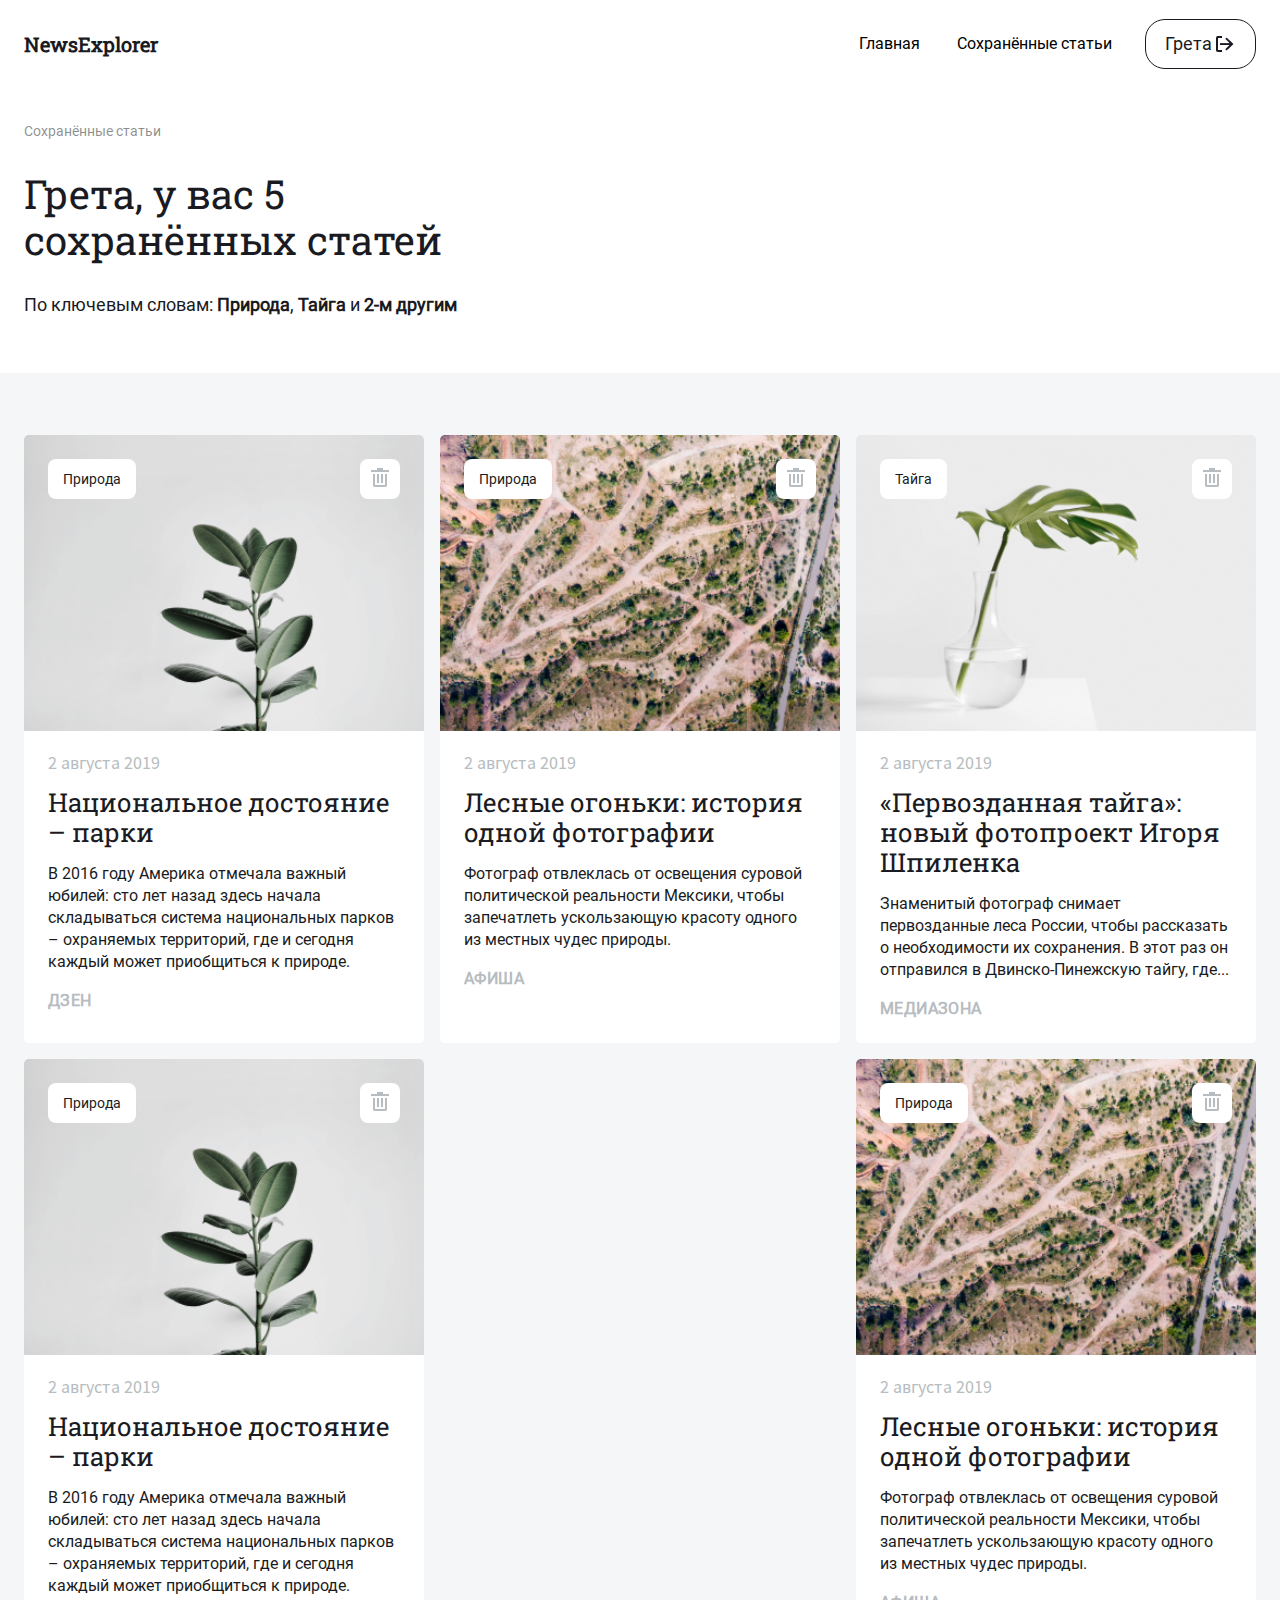
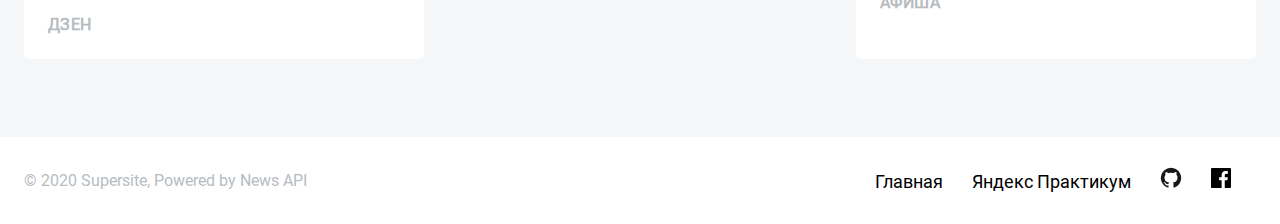
<file: flex/index.html>
<!DOCTYPE html>
<html lang="en">
<head>
    <meta charset="UTF-8">
    <meta http-equiv="X-UA-Compatible" content="IE=edge">
    <meta name="viewport" content="width=device-width, initial-scale=1.0">
    <link rel="stylesheet" href="styles.css">
    <title>Saved articles</title>
</head>
<body>
    <!-- <div class="renat">
        <h1>фоточки</h1>
    </div> -->
    <header class="header">
        <div class="container">
            <div class="row_spacebetween_center">
                <h1 class="logo">NewsExplorer</h1>
                <div class="row_spacebetween_center">
                    <nav>
                        <a href="#" class="nav__link">Главная</a>
                        <a href="#" class="nav__link">Сохранённые статьи</a>
                    </nav>
                    <button href="#" class="log-out">
                        Грета 
                        <img src="img/logout.png" class="log-out__image" alt="">
                    </button>
                </div>
                <img src="img/burger.png" alt="" class="nav__burger">
                
            </div>
        </div>
    </header>
    <main>
        <section class="saved">
            <div class="container">
                <p class="saved__hint">Сохранённые статьи</p>
                <h1 class="saved__head">Грета, у вас 5 сохранённых статей</h1>
                <p class="saved__by">По ключевым словам: <span class="saved__criteria">Природа</span>, <span class="saved__criteria">Тайга</span>
                и <span class="saved__criteria">2-м другим</span></p>
            </div>
        </section>
        <section class="articles">
            <div class="container">
                <div class="articles__wrap">
                    <div class="articles__card">
                        <!-- img -->
                        <div class="articles__image articles__national">
                            <div class="row_spacebetween">
                                <button class="articles__image__type">Природа</button>
                                <button class="articles__delete"><img src="img/delete.png" alt=""></button>
                            </div>
                        </div>
                        <div class="articles__description">
                            <p class="articles__date">2 августа 2019</p>
                            <h1 class="articles__head">Национальное достояние – парки</h1>
                            <p class="articles__text">В 2016 году Америка отмечала важный юбилей: сто лет назад здесь начала складываться система национальных парков – охраняемых территорий, где и сегодня каждый может приобщиться к природе.</p>
                            <p class="articles__type">ДЗЕН</p>
                        </div> 
                    </div>

                    <div class="articles__card">
                        <!-- img -->
                        <div class="articles__image articles__forest">
                            <div class="row_spacebetween">
                                <button class="articles__image__type">Природа</button>
                                <button class="articles__delete"><img src="img/delete.png" alt=""></button>
                            </div>
                        </div>
                        <div class="articles__description">
                            <p class="articles__date">2 августа 2019</p>
                            <h1 class="articles__head">Лесные огоньки: история одной фотографии</h1>
                            <p class="articles__text">Фотограф отвлеклась от освещения суровой политической реальности Мексики, чтобы запечатлеть ускользающую красоту одного из местных чудес природы.</p>
                            <p class="articles__type">Афиша</p>
                        </div> 
                    </div>

                    <div class="articles__card">
                        <!-- img -->
                        <div class="articles__image articles__taiga">
                            <div class="row_spacebetween">
                                <button class="articles__image__type">Тайга</button>
                                <button class="articles__delete"><img src="img/delete.png" alt=""></button>
                            </div>
                            
                        </div>
                        <div class="articles__description">
                            <p class="articles__date">2 августа 2019</p>
                            <h1 class="articles__head">«Первозданная тайга»: новый фотопроект Игоря Шпиленка</h1>
                            <p class="articles__text">Знаменитый фотограф снимает первозданные леса России, чтобы рассказать о необходимости их сохранения. В этот раз он отправился в Двинско-Пинежскую тайгу, где...</p>
                            <p class="articles__type">Медиазона</p>
                        </div> 
                    </div>

                    <div class="articles__card">
                        <!-- img -->
                        <div class="articles__image articles__national">
                            <div class="row_spacebetween">
                                <button class="articles__image__type">Природа</button>
                                <button class="articles__delete"><img src="img/delete.png" alt=""></button>
                            </div>
                        </div>
                        <div class="articles__description">
                            <p class="articles__date">2 августа 2019</p>
                            <h1 class="articles__head">Национальное достояние – парки</h1>
                            <p class="articles__text">В 2016 году Америка отмечала важный юбилей: сто лет назад здесь начала складываться система национальных парков – охраняемых территорий, где и сегодня каждый может приобщиться к природе.</p>
                            <p class="articles__type">ДЗЕН</p>
                        </div> 
                    </div>

                    <div class="articles__card">
                        <!-- img -->
                        <div class="articles__image articles__forest">
                            <div class="row_spacebetween">
                                <button class="articles__image__type">Природа</button>
                                <button class="articles__delete"><img src="img/delete.png" alt=""></button>
                            </div>
                        </div>
                        <div class="articles__description">
                            <p class="articles__date">2 августа 2019</p>
                            <h1 class="articles__head">Лесные огоньки: история одной фотографии</h1>
                            <p class="articles__text">Фотограф отвлеклась от освещения суровой политической реальности Мексики, чтобы запечатлеть ускользающую красоту одного из местных чудес природы.</p>
                            <p class="articles__type">Афиша</p>
                        </div> 
                    </div>
                </div>
            </div>
        </section>
    </main>
    <footer class="footer">
        <div class="container">
            <div class="footer_row">
                <p class="rights">© 2020 Supersite, Powered by News API</p>
                <nav class="footer__nav">
                    <a href="#" class="footer__nav__link">Главная</a>
                    <a href="#" class="footer__nav__link">Яндекс Практикум</a>
                    <a href="#" class="footer__nav__link"><img src="img/github.png" alt=""></a>
                    <a href="#" class="footer__nav__link"><img src="img/facebook.png" alt=""></a>
                </nav>
            </div>
            
        </div>
    </footer>
</body>
</html>
</file>
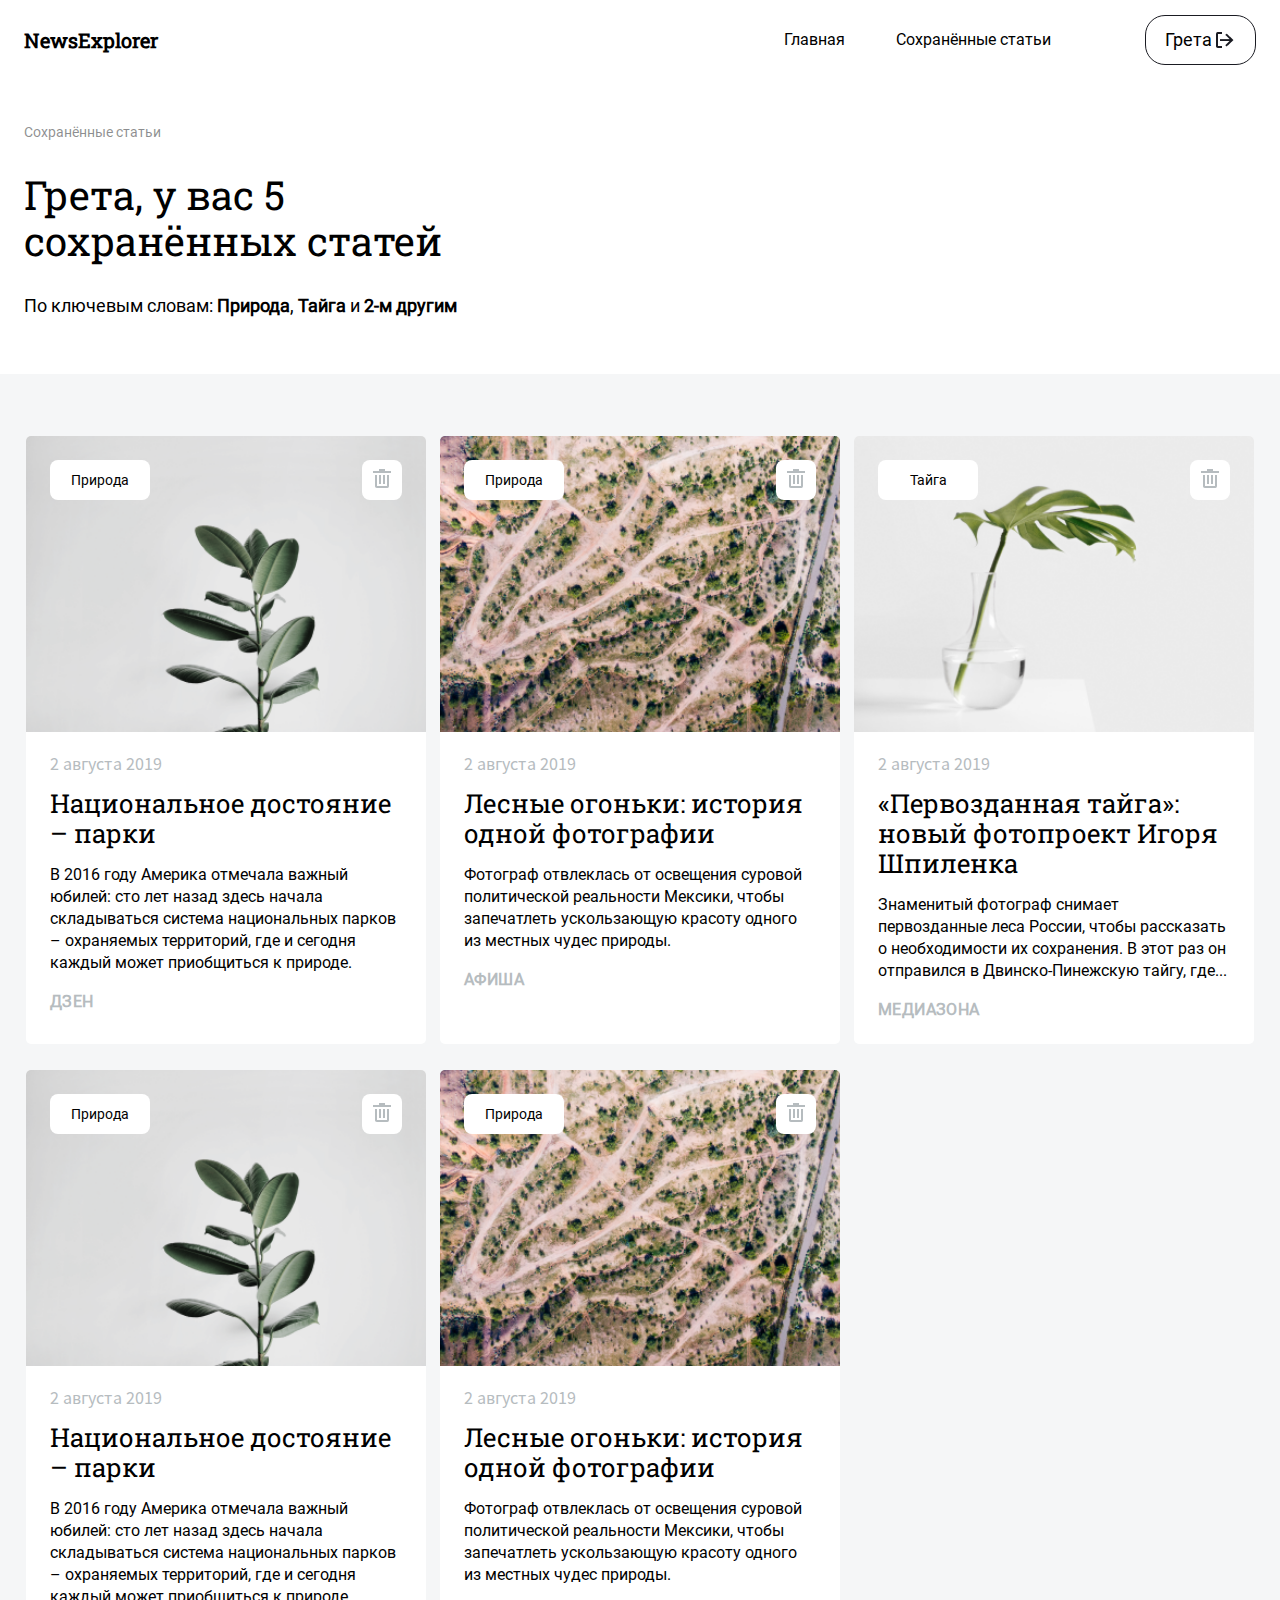
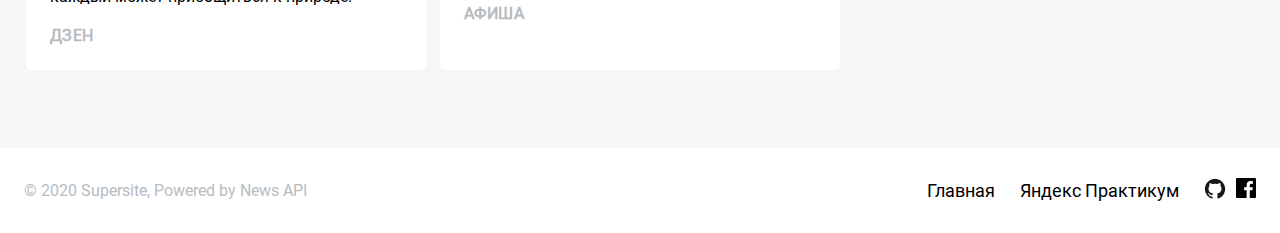
<file: grid/index.html>
<!DOCTYPE html>
<html lang="en">
<head>
    <meta charset="UTF-8">
    <meta http-equiv="X-UA-Compatible" content="IE=edge">
    <meta name="viewport" content="width=device-width, initial-scale=1.0">
    <link rel="stylesheet" href="styles/style.css">
    <title>GridGamza</title>
</head>
<body>
    <header class="header">
        <div class="container">
            <div class="header__grid">
                <h1 class="logo">NewsExplorer</h1>
                <nav class="header__nav">
                    <a href="#" class="header__nav__link">Главная</a>
                    <a href="#" class="header__nav__link">Сохранённые статьи</a>
                    <button class="header__nav__logout">Грета
                        <img src="img/logout.png" alt="">
                    </button>
                    
                </nav>
                <img src="img/burger.png" class="burger" alt="">
            </div>
        </div>
    </header>
    <main>
        <section class="saved">
            <div class="container">
                <p class="saved__hint">
                    Сохранённые статьи
                </p>
                <h1 class="saved__head">
                    Грета, у вас 5 сохранённых статей
                </h1>
                <p class="saved__by">По ключевым словам: <span class="saved__criteria">Природа</span>, <span class="saved__criteria">Тайга</span>
                    и <span class="saved__criteria">2-м другим</span>
                </p>
            </div>
        </section>
        <section class="articles">
            <div class="container">
                <div class="articles__grid">
                    <div class="articles__card">
                        <!-- img -->
                        <div class="articles__image articles__national">
                            <div class="articles__btns">
                                <button class="articles__image__type">Природа</button>
                                <button class="articles__delete"><img src="img/delete.png" alt=""></button>
                            </div>
                        </div>
                        <div class="articles__description">
                            <p class="articles__date">2 августа 2019</p>
                            <h1 class="articles__head">Национальное достояние – парки</h1>
                            <p class="articles__text">В 2016 году Америка отмечала важный юбилей: сто лет назад здесь начала складываться система национальных парков – охраняемых территорий, где и сегодня каждый может приобщиться к природе.</p>
                            <p class="articles__type">ДЗЕН</p>
                        </div> 
                    </div>
                    
                    <div class="articles__card">
                        <!-- img -->
                        <div class="articles__image articles__forest">
                            <div class="articles__btns">
                                <button class="articles__image__type">Природа</button>
                                <button class="articles__delete"><img src="img/delete.png" alt=""></button>
                            </div>
                        </div>
                        <div class="articles__description">
                            <p class="articles__date">2 августа 2019</p>
                            <h1 class="articles__head">Лесные огоньки: история одной фотографии</h1>
                            <p class="articles__text">Фотограф отвлеклась от освещения суровой политической реальности Мексики, чтобы запечатлеть ускользающую красоту одного из местных чудес природы.</p>
                            <p class="articles__type">Афиша</p>
                        </div> 
                    </div>

                    <div class="articles__card">
                        <!-- img -->
                        <div class="articles__image articles__taiga">
                            <div class="articles__btns">
                                <button class="articles__image__type">Тайга</button>
                                <button class="articles__delete"><img src="img/delete.png" alt=""></button>
                            </div>
                            
                        </div>
                        <div class="articles__description">
                            <p class="articles__date">2 августа 2019</p>
                            <h1 class="articles__head">«Первозданная тайга»: новый фотопроект Игоря Шпиленка</h1>
                            <p class="articles__text">Знаменитый фотограф снимает первозданные леса России, чтобы рассказать о необходимости их сохранения. В этот раз он отправился в Двинско-Пинежскую тайгу, где...</p>
                            <p class="articles__type">Медиазона</p>
                        </div> 
                    </div>
                    <div class="articles__card">
                        <!-- img -->
                        <div class="articles__image articles__national">
                            <div class="articles__btns">
                                <button class="articles__image__type">Природа</button>
                                <button class="articles__delete"><img src="img/delete.png" alt=""></button>
                            </div>
                        </div>
                        <div class="articles__description">
                            <p class="articles__date">2 августа 2019</p>
                            <h1 class="articles__head">Национальное достояние – парки</h1>
                            <p class="articles__text">В 2016 году Америка отмечала важный юбилей: сто лет назад здесь начала складываться система национальных парков – охраняемых территорий, где и сегодня каждый может приобщиться к природе.</p>
                            <p class="articles__type">ДЗЕН</p>
                        </div> 
                    </div>
                    
                    <div class="articles__card">
                        <!-- img -->
                        <div class="articles__image articles__forest">
                            <div class="articles__btns">
                                <button class="articles__image__type">Природа</button>
                                <button class="articles__delete"><img src="img/delete.png" alt=""></button>
                            </div>
                        </div>
                        <div class="articles__description">
                            <p class="articles__date">2 августа 2019</p>
                            <h1 class="articles__head">Лесные огоньки: история одной фотографии</h1>
                            <p class="articles__text">Фотограф отвлеклась от освещения суровой политической реальности Мексики, чтобы запечатлеть ускользающую красоту одного из местных чудес природы.</p>
                            <p class="articles__type">Афиша</p>
                        </div> 
                    </div>
                </div>

            </div>
        </section>
    </main>
    <footer class="footer">
        <div class="container">
            <div class="footer__grid">
                <p class="rights">© 2020 Supersite, Powered by News API</p>
                <nav class="footer__navwrap">
                    <div class="footer__nav__links">
                        <a href="#" class="footer__nav__link">Главная</a>
                        <a href="#" class="footer__nav__link">Яндекс Практикум</a>
                    </div>
                    <div class="footer__nav__icons">
                        <a href="#" class="footer__nav__icon"><img src="img/github.png" alt=""></a>
                    <a href="#" class="footer__nav__icon"><img src="img/facebook.png" alt=""></a>
                    </div>
                    
                </nav>
            </div>
        </div>
    </footer>
</body>
</html>
</file>
<file: flex/styles.css>
@font-face {
  font-family: 'RobotoSlab';
  src: url("fonts/RobotoSlab-Regular.ttf");
}

@font-face {
  font-family: 'Roboto';
  src: url("fonts/Roboto-Regular.ttf");
}

@font-face {
  font-family: 'SourseSans';
  src: url("fonts/SourceSansPro-Regular.ttf");
}

* {
  padding: 0;
  margin: 0;
  color: #1A1B22;
}

a {
  cursor: pointer;
  text-decoration: none;
  color: black;
}

a:hover {
  opacity: 0.7;
}

button {
  cursor: pointer;
}

button:hover {
  opacity: 0.7;
}

.container {
  width: 1232px;
  margin: 0 auto;
}

.row {
  display: -webkit-box;
  display: -ms-flexbox;
  display: flex;
}

.row_spacebetween {
  display: -webkit-box;
  display: -ms-flexbox;
  display: flex;
  -webkit-box-pack: justify;
      -ms-flex-pack: justify;
          justify-content: space-between;
}

.row_spacebetween_center {
  display: -webkit-box;
  display: -ms-flexbox;
  display: flex;
  -webkit-box-pack: justify;
      -ms-flex-pack: justify;
          justify-content: space-between;
  -webkit-box-align: center;
      -ms-flex-align: center;
          align-items: center;
}

.header {
  padding-top: 19px;
  padding-bottom: 10px;
}

.logo {
  font-family: 'RobotoSlab';
  font-weight: bold;
  font-size: 20px;
  line-height: 24px;
  font-weight: bold;
}

.nav__link {
  font-family: 'Roboto';
  margin-right: 33px;
  font-weight: 500;
  font-size: 16px;
  line-height: 24px;
}

.nav__burger {
  display: none;
}

.log-out {
  border: 1px solid #1A1B22;
  -webkit-box-sizing: border-box;
          box-sizing: border-box;
  border-radius: 20px;
  padding: 12px 19px 12px 19px;
  background-color: white;
  font-family: 'Roboto';
  font-weight: 500;
  font-size: 18px;
  line-height: 24px;
  display: -webkit-box;
  display: -ms-flexbox;
  display: flex;
  -webkit-box-align: center;
      -ms-flex-align: center;
          align-items: center;
}

.log-out__image {
  display: inline;
}

.saved {
  padding-top: 40px;
  padding-bottom: 56px;
}

.saved__hint {
  font-family: 'Roboto';
  color: rgba(26, 27, 34, 0.5);
  margin-bottom: 28px;
  font-style: normal;
  font-weight: normal;
  font-size: 14px;
  line-height: 24px;
}

.saved__head {
  font-family: 'RobotoSlab';
  width: 450px;
  font-style: normal;
  font-weight: normal;
  font-size: 40px;
  line-height: 46px;
  margin-bottom: 30px;
}

.saved__by {
  font-family: 'Roboto';
  font-style: normal;
  font-weight: normal;
  font-size: 18px;
  line-height: 24px;
}

.saved__criteria {
  font-family: 'Roboto';
  font-weight: bold;
  font-size: 18px;
  line-height: 24px;
  font-style: normal;
}

.articles {
  background: #F5F6F7;
  padding-top: 62px;
  padding-bottom: 62px;
}

.articles__wrap {
  display: -webkit-box;
  display: -ms-flexbox;
  display: flex;
  -webkit-box-pack: justify;
      -ms-flex-pack: justify;
          justify-content: space-between;
  -ms-flex-wrap: wrap;
      flex-wrap: wrap;
}

.articles__card {
  width: 400px;
  background: #FFFFFF;
  margin-bottom: 16px;
  border-radius: 5px;
}

.articles__card:last-child {
  margin-right: 0;
}

.articles__image {
  height: 272px;
  border-top-left-radius: 5px;
  border-top-right-radius: 5px;
  padding: 24px 24px 0 24px;
}

.articles__image__type {
  background-color: #fff;
  padding-left: 15px;
  padding-right: 15px;
  height: 40px;
  border-radius: 8px;
  border: none;
  font-family: 'Roboto';
  font-size: 14px;
  font-style: normal;
  font-weight: 500;
  line-height: 24px;
  letter-spacing: 0px;
  text-align: center;
}

.articles__delete {
  width: 40px;
  height: 40px;
  border: none;
  background-color: white;
  border-radius: 8px;
}

.articles__national {
  background-image: url("img/national.png");
  background-size: cover;
}

.articles__forest {
  background-image: url("img/forest.png");
  background-size: cover;
}

.articles__taiga {
  background-image: url("img/taiga.png");
  background-size: cover;
}

.articles__description {
  padding-left: 24px;
  padding-right: 24px;
  padding-top: 20px;
  padding-bottom: 24px;
}

.articles__date {
  color: #B6BCBF;
  margin-bottom: 12px;
  font-family: 'SourseSans';
  font-style: normal;
  font-weight: normal;
  font-size: 18px;
  line-height: 24px;
}

.articles__head {
  font-family: 'RobotoSlab';
  font-style: normal;
  font-weight: normal;
  font-size: 26px;
  line-height: 30px;
  margin-bottom: 16px;
}

.articles__text {
  font-family: 'Roboto';
  font-style: normal;
  font-weight: normal;
  font-size: 16px;
  line-height: 22px;
  margin-bottom: 18px;
}

.articles__type {
  font-family: 'Roboto';
  font-style: normal;
  font-weight: bold;
  font-size: 16px;
  line-height: 20px;
  letter-spacing: 0.4px;
  text-transform: uppercase;
  color: #B6BCBF;
}

.footer {
  padding-top: 30px;
  padding-bottom: 30px;
}

.footer_row {
  display: -webkit-box;
  display: -ms-flexbox;
  display: flex;
  -webkit-box-pack: justify;
      -ms-flex-pack: justify;
          justify-content: space-between;
  -webkit-box-align: center;
      -ms-flex-align: center;
          align-items: center;
}

.footer__nav__link {
  font-family: 'Roboto';
  font-style: normal;
  font-weight: normal;
  font-size: 18px;
  line-height: 24px;
  margin-right: 25px;
}

.rights {
  font-family: 'Roboto';
  font-style: normal;
  font-weight: normal;
  font-size: 16px;
  line-height: 22px;
  color: #B6BCBF;
}

@media screen and (max-width: 480px) {
  header nav {
    display: none;
  }
  .container {
    width: 288px;
  }
  .header {
    padding-top: 16px;
    padding-bottom: 16px;
  }
  .logo {
    font-size: 16px;
    font-style: normal;
    font-weight: 700;
    line-height: 24px;
    letter-spacing: 0px;
  }
  .log-out {
    display: none;
  }
  .nav__burger {
    display: block;
  }
  .saved {
    padding-top: 8px;
    padding-bottom: 32px;
  }
  .saved__hint {
    font-size: 12px;
    font-style: normal;
    font-weight: 400;
    line-height: 24px;
    letter-spacing: 0px;
  }
  .saved__head {
    font-size: 30px;
    font-style: normal;
    font-weight: 400;
    line-height: 34px;
    letter-spacing: 0px;
    width: auto;
  }
  .saved__by {
    font-size: 18px;
    font-style: normal;
    font-weight: 400;
    line-height: 24px;
    letter-spacing: 0px;
  }
  .saved__criteria {
    font-size: 18px;
    font-style: normal;
    font-weight: 700;
    line-height: 24px;
    letter-spacing: 0px;
  }
  .articles {
    padding-top: 24px;
    padding-bottom: 24px;
  }
  .articles__wrap {
    -ms-flex-pack: distribute;
        justify-content: space-around;
  }
  .articles__card {
    width: 288px;
    margin-bottom: 10px;
  }
  .articles__image {
    height: 196px;
    border-top-left-radius: 5px;
    border-top-right-radius: 5px;
    padding: 16px 16px 0 16px;
  }
  .articles__image__type {
    padding-left: 12px;
    padding-right: 12px;
    height: 40px;
    border-radius: 8px;
  }
  .articles__description {
    padding-left: 16px;
    padding-right: 16px;
    padding-top: 16px;
    padding-bottom: 16px;
  }
  .articles__date {
    margin-bottom: 10px;
  }
  .articles__head {
    font-size: 22px;
    line-height: 26px;
    margin-bottom: 10px;
  }
  .articles__text {
    font-size: 16px;
    line-height: 22px;
    margin-bottom: 8px;
  }
  .footer {
    padding-top: 20px;
    padding-bottom: 20px;
  }
  .footer_row {
    -webkit-box-orient: vertical;
    -webkit-box-direction: reverse;
        -ms-flex-direction: column-reverse;
            flex-direction: column-reverse;
  }
}
/*# sourceMappingURL=styles.css.map */
</file>
<file: grid/styles/style.css>
@font-face {
  font-family: 'RobotoSlab';
  src: url("../fonts/RobotoSlab-Regular.ttf");
}

@font-face {
  font-family: 'Roboto';
  src: url("../fonts/Roboto-Regular.ttf");
}

@font-face {
  font-family: 'SourseSans';
  src: url("../fonts/SourceSansPro-Regular.ttf");
}

* {
  margin: 0;
  padding: 0;
}

a {
  cursor: pointer;
  text-decoration: none;
  color: black;
}

a:hover {
  opacity: 0.7;
}

button {
  cursor: pointer;
}

button:hover {
  opacity: 0.7;
}

.container {
  width: 1232px;
  margin: 0 auto;
  height: 100%;
}

.grid {
  display: -ms-grid;
  display: grid;
}

.grid_spacebetween {
  display: -ms-grid;
  display: grid;
  -webkit-box-pack: justify;
      -ms-flex-pack: justify;
          justify-content: space-between;
}

.burger {
  display: none;
}

.logo {
  font-family: 'RobotoSlab';
  font-weight: bold;
  font-size: 20px;
  line-height: 24px;
  font-weight: bold;
}

.header {
  height: 80px;
  -webkit-box-align: center;
      -ms-flex-align: center;
          align-items: center;
}

.header__grid {
  width: 100%;
  height: 100%;
  -webkit-box-align: center;
      -ms-flex-align: center;
          align-items: center;
  display: -ms-grid;
  display: grid;
  -ms-grid-rows: 1fr;
      grid-template-rows: 1fr;
  -ms-grid-columns: 1fr 1fr;
      grid-template-columns: 1fr 1fr;
}

.header__nav {
  text-align: center;
  display: -ms-grid;
  display: grid;
  -ms-grid-rows: 1fr;
      grid-template-rows: 1fr;
  -ms-grid-columns: 1fr 1fr 1fr;
      grid-template-columns: 1fr 1fr 1fr;
  justify-items: end;
  -webkit-box-align: center;
      -ms-flex-align: center;
          align-items: center;
}

.header__nav__link {
  font-family: 'Roboto';
  font-weight: 500;
  font-size: 16px;
  line-height: 24px;
}

.header__nav__logout {
  border: 1px solid #1A1B22;
  -webkit-box-sizing: border-box;
          box-sizing: border-box;
  border-radius: 20px;
  padding: 12px 19px 12px 19px;
  background-color: white;
  font-family: 'Roboto';
  font-weight: 500;
  font-size: 18px;
  line-height: 24px;
  display: -webkit-box;
  display: -ms-flexbox;
  display: flex;
  -webkit-box-align: center;
      -ms-flex-align: center;
          align-items: center;
}

.saved {
  padding-top: 40px;
  padding-bottom: 56px;
}

.saved__hint {
  font-family: 'Roboto';
  color: rgba(26, 27, 34, 0.5);
  margin-bottom: 28px;
  font-style: normal;
  font-weight: normal;
  font-size: 14px;
  line-height: 24px;
}

.saved__head {
  font-family: 'RobotoSlab';
  width: 450px;
  font-style: normal;
  font-weight: normal;
  font-size: 40px;
  line-height: 46px;
  margin-bottom: 30px;
}

.saved__by {
  font-family: 'Roboto';
  font-style: normal;
  font-weight: normal;
  font-size: 18px;
  line-height: 24px;
}

.saved__criteria {
  font-family: 'Roboto';
  font-weight: bold;
  font-size: 18px;
  line-height: 24px;
  font-style: normal;
}

.articles {
  background: #F5F6F7;
  padding-top: 62px;
  padding-bottom: 62px;
}

.articles__grid {
  display: -ms-grid;
  display: grid;
  -ms-grid-rows: 1fr;
      grid-template-rows: 1fr;
  -ms-grid-columns: (minmax(350px, 1fr))[auto-fit];
      grid-template-columns: repeat(auto-fit, minmax(350px, 1fr));
  grid-gap: 10px;
  justify-items: center;
}

.articles__card {
  width: 400px;
  background: #FFFFFF;
  margin-bottom: 16px;
  border-radius: 5px;
}

.articles__image {
  height: 272px;
  border-top-left-radius: 5px;
  border-top-right-radius: 5px;
  padding: 24px 24px 0 24px;
}

.articles__image__type {
  background-color: #fff;
  padding-left: 15px;
  padding-right: 15px;
  height: 40px;
  border-radius: 8px;
  width: 100px;
  border: none;
  font-family: 'Roboto';
  font-size: 14px;
  font-style: normal;
  font-weight: 500;
  line-height: 24px;
  letter-spacing: 0px;
  text-align: center;
}

.articles__delete {
  width: 40px;
  height: 40px;
  border: none;
  background-color: white;
  border-radius: 8px;
}

.articles__national {
  background-image: url("../img/national.png");
  background-size: cover;
}

.articles__forest {
  background-image: url("../img/forest.png");
  background-size: cover;
}

.articles__taiga {
  background-image: url("../img/taiga.png");
  background-size: cover;
}

.articles__description {
  padding-left: 24px;
  padding-right: 24px;
  padding-top: 20px;
  padding-bottom: 24px;
}

.articles__date {
  color: #B6BCBF;
  margin-bottom: 12px;
  font-family: 'SourseSans';
  font-style: normal;
  font-weight: normal;
  font-size: 18px;
  line-height: 24px;
}

.articles__head {
  font-family: 'RobotoSlab';
  font-style: normal;
  font-weight: normal;
  font-size: 26px;
  line-height: 30px;
  margin-bottom: 16px;
}

.articles__text {
  font-family: 'Roboto';
  font-style: normal;
  font-weight: normal;
  font-size: 16px;
  line-height: 22px;
  margin-bottom: 18px;
}

.articles__type {
  font-family: 'Roboto';
  font-style: normal;
  font-weight: bold;
  font-size: 16px;
  line-height: 20px;
  letter-spacing: 0.4px;
  text-transform: uppercase;
  color: #B6BCBF;
}

.articles__btns {
  display: -ms-grid;
  display: grid;
  -ms-grid-rows: 1fr;
      grid-template-rows: 1fr;
  -ms-grid-columns: 1fr auto;
      grid-template-columns: 1fr auto;
  -webkit-box-pack: justify;
      -ms-flex-pack: justify;
          justify-content: space-between;
}

.footer {
  padding-top: 30px;
  padding-bottom: 30px;
}

.footer__grid {
  display: -ms-grid;
  display: grid;
  -ms-grid-rows: 1fr;
      grid-template-rows: 1fr;
  -ms-grid-columns: 1fr auto;
      grid-template-columns: 1fr auto;
  -webkit-box-pack: justify;
      -ms-flex-pack: justify;
          justify-content: space-between;
  -webkit-box-align: center;
      -ms-flex-align: center;
          align-items: center;
}

.footer__navwrap {
  display: -ms-grid;
  display: grid;
  -ms-grid-columns: 1fr auto;
      grid-template-columns: 1fr auto;
  -webkit-box-align: center;
      -ms-flex-align: center;
          align-items: center;
}

.footer__nav__links {
  display: -ms-grid;
  display: grid;
  -ms-grid-columns: 1fr auto;
      grid-template-columns: 1fr auto;
  -webkit-box-align: center;
      -ms-flex-align: center;
          align-items: center;
}

.footer__nav__link {
  font-family: 'Roboto';
  font-style: normal;
  font-weight: normal;
  font-size: 18px;
  line-height: 24px;
  margin-right: 25px;
}

.footer__nav__icons {
  display: -ms-grid;
  display: grid;
  -ms-grid-rows: 1fr;
      grid-template-rows: 1fr;
  -ms-grid-columns: 1fr auto;
      grid-template-columns: 1fr auto;
}

.footer__nav__icon {
  margin-right: 10px;
}

.footer__nav__icon:last-child {
  margin-right: 0;
}

.rights {
  font-family: 'Roboto';
  font-style: normal;
  font-weight: normal;
  font-size: 16px;
  line-height: 22px;
  color: #B6BCBF;
}

@media screen and (max-width: 550px) {
  .container {
    width: 288px;
    margin: 0 auto;
  }
  .logo {
    font-size: 16px;
  }
  .header {
    padding: 16px;
  }
  .header__nav {
    display: none;
  }
  .saved {
    padding-top: 8px;
    padding-bottom: 32px;
  }
  .saved__hint {
    font-size: 12px;
    font-weight: 400;
    line-height: 24px;
  }
  .saved__head {
    width: auto;
    font-size: 30px;
    font-weight: 400;
    line-height: 34px;
  }
  .saved__by {
    font-size: 18px;
    font-weight: 400;
    line-height: 24px;
  }
  .saved__criteria {
    font-size: 18px;
    font-weight: 700;
    line-height: 24px;
  }
  .articles {
    padding-top: 24px;
    padding-bottom: 24px;
  }
  .articles__card {
    width: 288px;
  }
  .articles__image {
    height: 196px;
    padding: 16px 16px 0 16px;
  }
  .articles__grid {
    -ms-grid-columns: none;
        grid-template-columns: none;
    grid-gap: 10px;
  }
  .articles__description {
    padding: 16px;
  }
  .articles__date {
    font-size: 18px;
    font-weight: 400;
    line-height: 24px;
    margin-bottom: 10px;
  }
  .articles__head {
    font-size: 22px;
    font-weight: 400;
    line-height: 26px;
    margin-bottom: 10px;
  }
  .articles__text {
    font-size: 16px;
    font-weight: 400;
    line-height: 22px;
    margin-bottom: 8px;
  }
  .articles__type {
    font-size: 16px;
    font-weight: 700;
    line-height: 20px;
    letter-spacing: 0.4000000059604645px;
  }
  .footer {
    padding-top: 20px;
    padding-bottom: 20px;
  }
  .footer__grid {
    -ms-grid-columns: none;
        grid-template-columns: none;
  }
  .footer__navwrap {
    -ms-grid-columns: none;
        grid-template-columns: none;
  }
  .burger {
    display: block;
  }
}
/*# sourceMappingURL=style.css.map */
</file>
